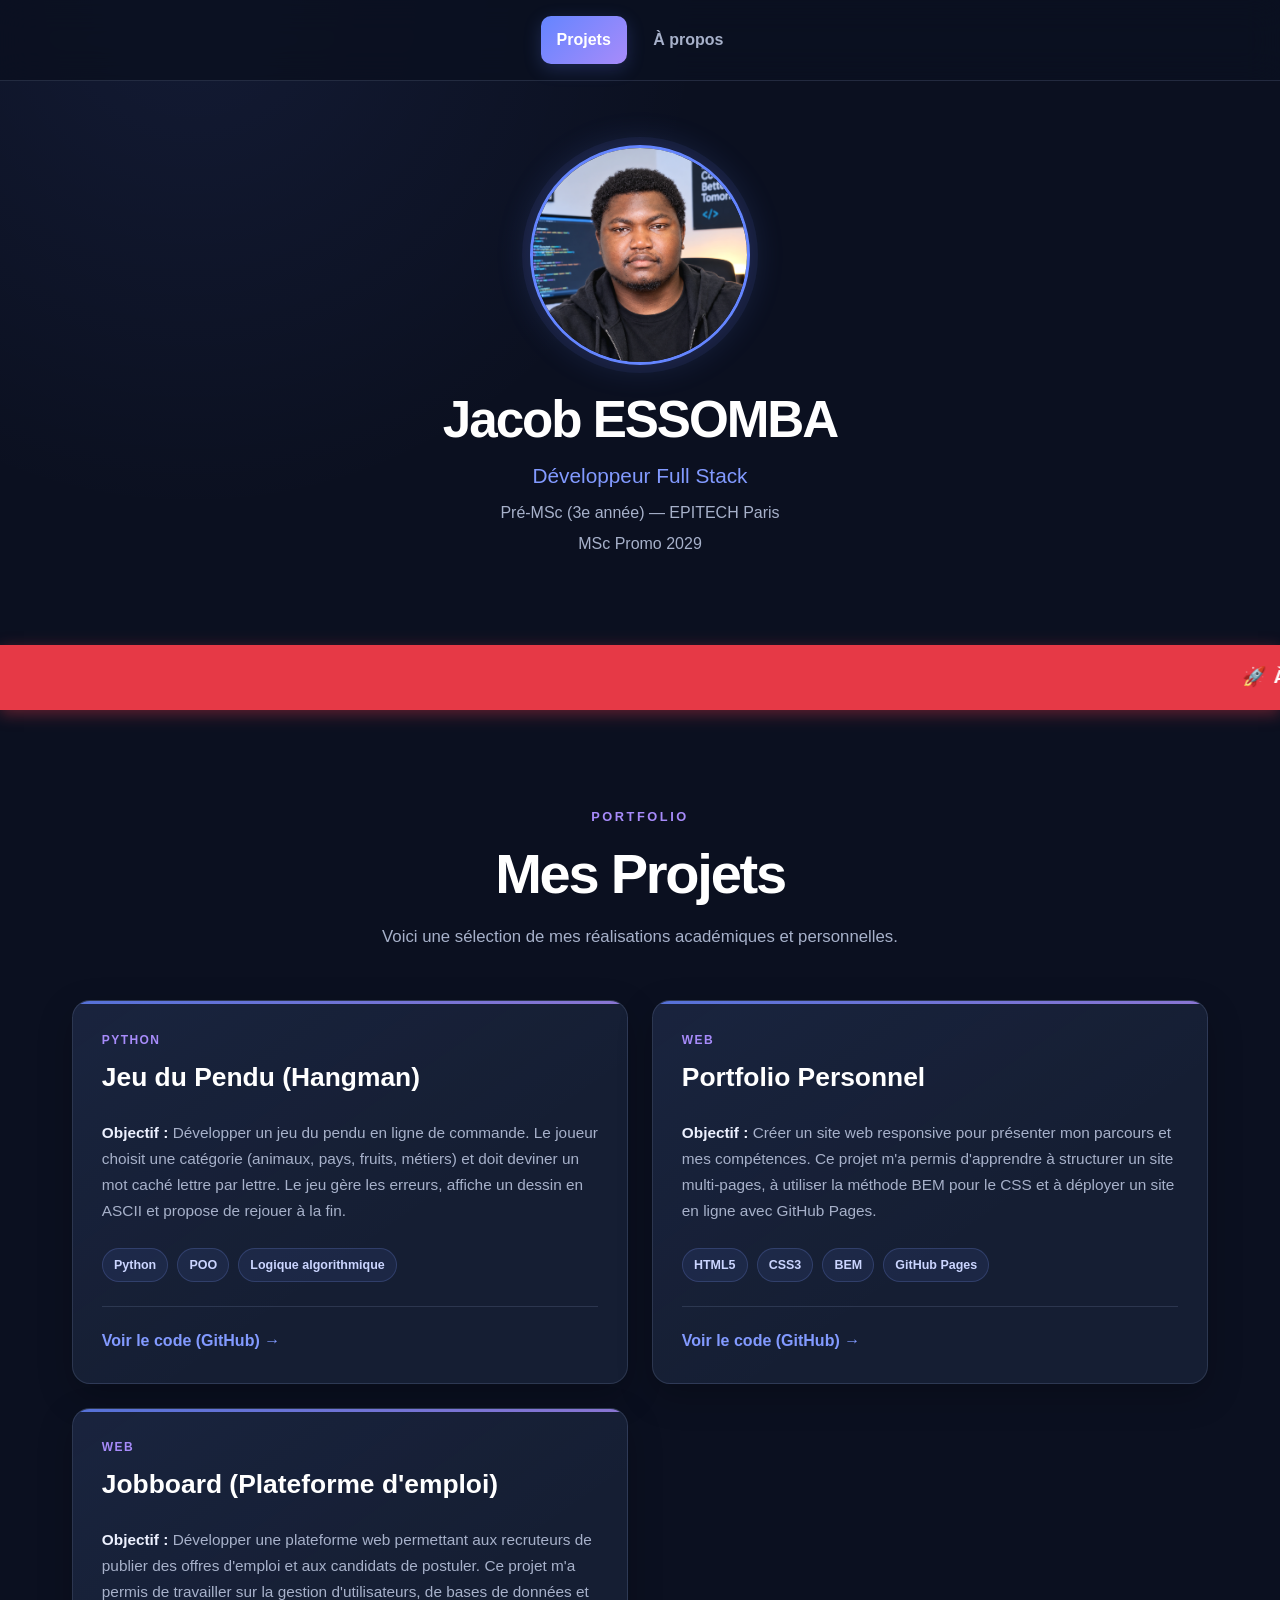
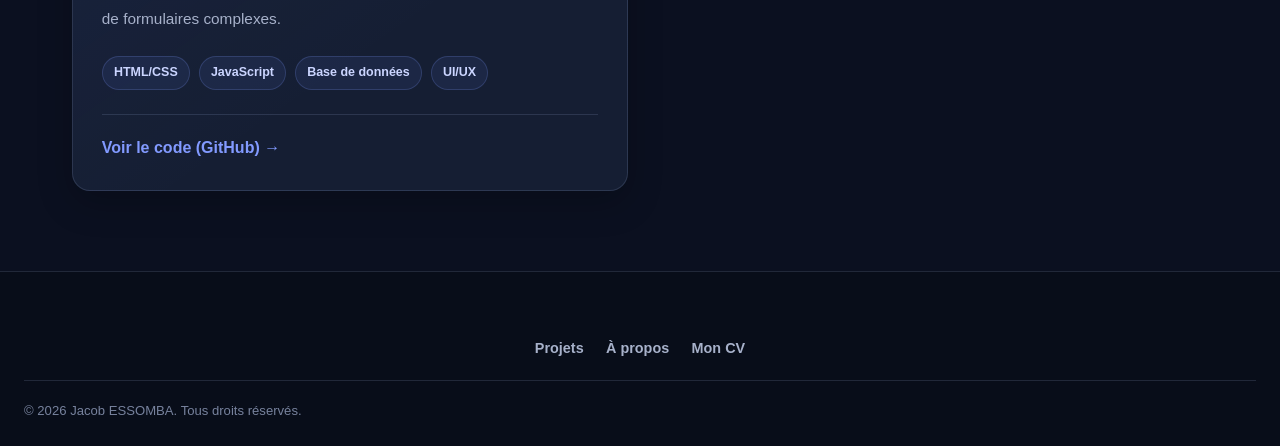
<file: index.html>
<!DOCTYPE html>
<html lang="fr">
<head>
    <meta charset="UTF-8">
    <meta http-equiv="refresh" content="0; url=projects.html">
    <title>Redirection...</title>
</head>
<body>
    <p>Redirection en cours... Si rien ne se passe, <a href="projects.html">cliquez ici</a>.</p>
</body>
</html>
</file>
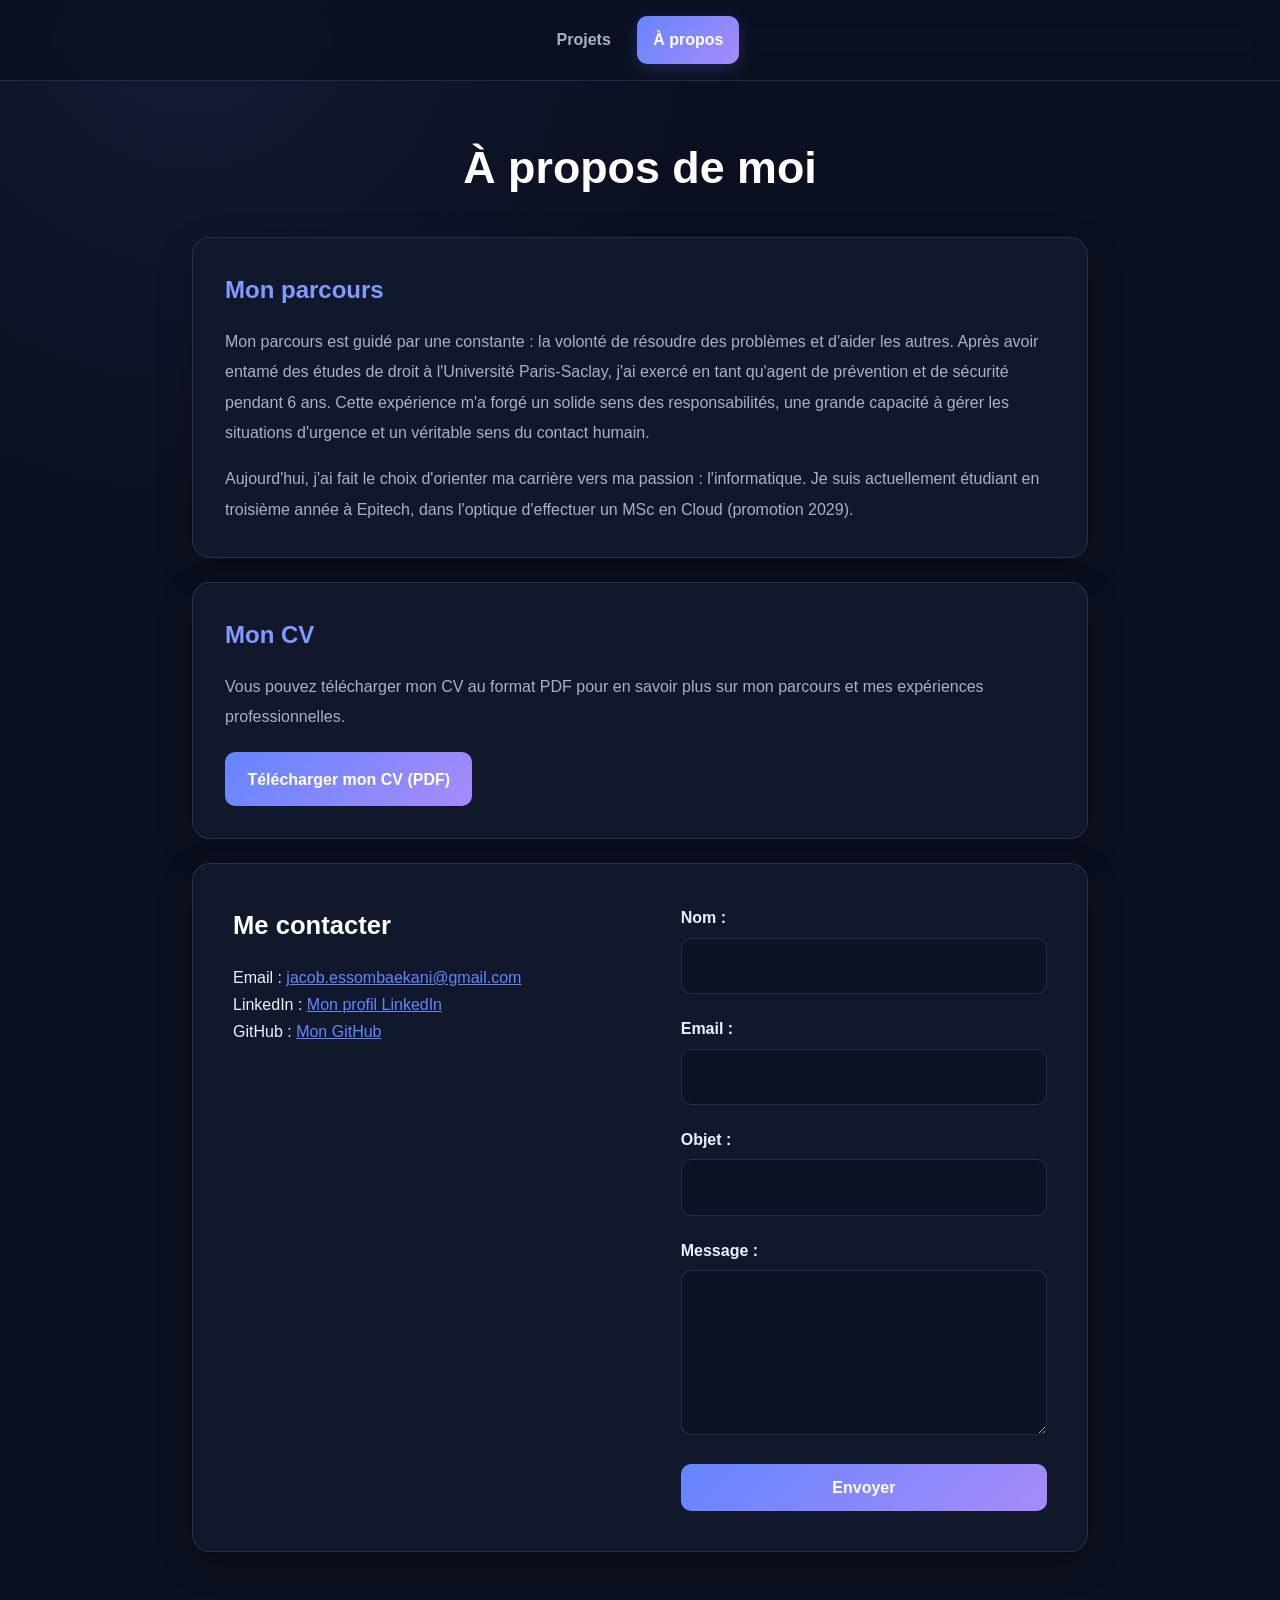
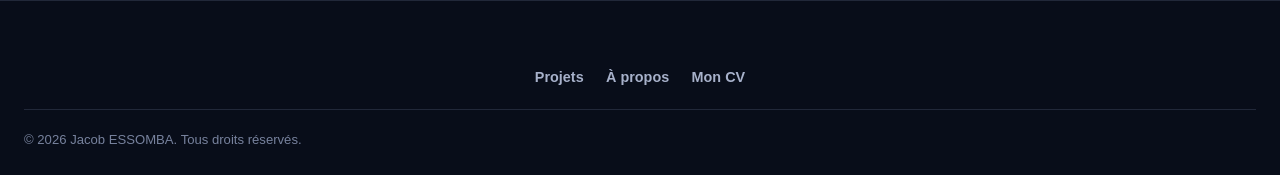
<file: about.html>
<!DOCTYPE html>
<html lang="fr">
<head>
    <meta charset="UTF-8">
    <meta name="viewport" content="width=device-width, initial-scale=1.0">
    <title>Mon Portfolio - À propos</title>
    <meta name="description" content="Découvrez le parcours de Jacob Essomba : du droit au développement logiciel, en passant par la sécurité. Étudiant à Epitech.">
    <link rel="stylesheet" href="css/style.css">
</head>
<body>
    <!-- Navigation -->
    <header>
        <nav class="menu">
            <ul class="menu__list">
                <li class="menu__item">
                    <a href="projects.html">Projets</a>
                </li>
                <li class="menu__item menu__item--active">
                    <a href="about.html">À propos</a>
                </li>
            </ul>
        </nav>
    </header>

    <!-- Contenu principal -->
    <main class="about">
        <h1 class="about__title">À propos de moi</h1>

        <div class="about__content">
            <!-- Mon parcours -->
            <section class="about__section">
                <h2 class="about__subtitle">Mon parcours</h2>
                <p class="about__text">
                    Mon parcours est guidé par une constante : la volonté
                    de résoudre des problèmes et d'aider les autres.
                    Après avoir entamé des études de droit à l'Université
                    Paris-Saclay, j'ai exercé en tant qu'agent de prévention
                    et de sécurité pendant 6 ans. Cette expérience m'a forgé
                    un solide sens des responsabilités, une grande capacité
                    à gérer les situations d'urgence et un véritable sens
                    du contact humain.
                </p>
                <p class="about__text" style="margin-top: 1rem;">
                    Aujourd'hui, j'ai fait le choix d'orienter ma carrière
                    vers ma passion : l'informatique. Je suis actuellement
                    étudiant en troisième année à Epitech, dans l'optique
                    d'effectuer un MSc en Cloud (promotion 2029).
                </p>
            </section>

            <!-- Mon CV -->
            <section class="about__section about__section--cv">
                <h2 class="about__subtitle">Mon CV</h2>
                <p class="about__text">
                    Vous pouvez télécharger mon CV au format PDF pour
                    en savoir plus sur mon parcours et mes expériences
                    professionnelles.
                </p>
                <a href="assets/cv.pdf" download class="about__cv-button">Télécharger mon CV (PDF)</a>
            </section>

            <!-- SECTION CONTACT -->
            <section class="contact">
                <div class="contact__info">
                    <h2 class="contact__title">Me contacter</h2>
                    <p>Email : <a href="mailto:jacob.essombaekani@gmail.com">jacob.essombaekani@gmail.com</a></p>
                    <p>LinkedIn : <a href="https://www.linkedin.com/in/jacob-e-b3587b401/" target="_blank">Mon profil LinkedIn</a></p>
                    <p>GitHub : <a href="https://github.com/Jacob-Essomba" target="_blank">Mon GitHub</a></p>
                </div>

                <!-- Formulaire modifié avec Formspree et l'ID -->
                <form class="contact__form" id="contact-form" action="https://formspree.io/f/mwllllgr" method="POST">
                    <div class="contact__group">
                        <label for="name" class="contact__label">Nom :</label>
                        <input type="text" id="name" name="name" class="contact__input" required>
                    </div>
                    <div class="contact__group">
                        <label for="email" class="contact__label">Email :</label>
                        <input type="email" id="email" name="email" class="contact__input" required>
                    </div>
                    <div class="contact__group">
                        <label for="subject" class="contact__label">Objet :</label>
                        <input type="text" id="subject" name="subject" class="contact__input" required>
                    </div>
                    <div class="contact__group">
                        <label for="message" class="contact__label">Message :</label>
                        <textarea id="message" name="message" rows="5" class="contact__input" required></textarea>
                    </div>
                    <button type="submit" class="contact__button">Envoyer</button>
                </form>
            </section>
        </div>
    </main>

    <!-- Pied de page -->
    <footer class="footer">
        <div class="footer__content">
            <div class="footer__brand">
                
            </div>
            <nav class="footer__nav" aria-label="Navigation de pied de page">
                <a href="projects.html">Projets</a>
                <a href="about.html">À propos</a>
                <a href="assets/cv.pdf" target="_blank" rel="noopener noreferrer">Mon CV</a>
            </nav>
        </div>
        <div class="footer__bottom">
            <p class="footer__copyright">
                &copy; <span id="current-year">2026</span> Jacob ESSOMBA. Tous droits réservés.
            </p>
        </div>
    </footer>

    <!-- Script pour l'année et le formulaire -->
    <script>
        // Mise à jour de l'année
        document.getElementById("current-year").textContent = new Date().getFullYear();

        // Gestion du formulaire via l'API Fetch (Formspree)
        const form = document.getElementById('contact-form');

        async function handleSubmit(event) {
            event.preventDefault(); // Empêche le rechargement de la page
            
            const data = new FormData(event.target);
            const button = form.querySelector('.contact__button');
            
            // On change le bouton pour indiquer que ça charge
            button.textContent = "Envoi en cours...";
            button.disabled = true;

            fetch(event.target.action, {
                method: form.method,
                body: data,
                headers: {
                    'Accept': 'application/json' // Requis par Formspree pour le mode AJAX
                }
            }).then(response => {
                if (response.ok) {
                    // Succès
                    alert("Merci ! Votre message a bien été envoyé.");
                    form.reset(); // Vide le formulaire
                    
                    // Change temporairement le bouton en vert
                    button.textContent = "Message envoyé !";
                    button.style.background = "#28a745"; 
                    
                    setTimeout(() => {
                        button.textContent = "Envoyer";
                        button.style.background = ""; // Remet la couleur d'origine
                        button.disabled = false;
                    }, 3000);
                } else {
                    // Erreur renvoyée par Formspree
                    response.json().then(data => {
                        if (Object.hasOwn(data, 'errors')) {
                            alert(data["errors"].map(error => error["message"]).join(", "));
                        } else {
                            alert("Oups! Il y a eu un problème lors de l'envoi.");
                        }
                    });
                    button.textContent = "Envoyer";
                    button.disabled = false;
                }
            }).catch(error => {
                // Erreur réseau (ex: pas de connexion)
                alert("Oups! Problème de connexion. Veuillez réessayer.");
                button.textContent = "Envoyer";
                button.disabled = false;
            });
        }

        form.addEventListener("submit", handleSubmit);
    </script>
</body>
</html>
</file>
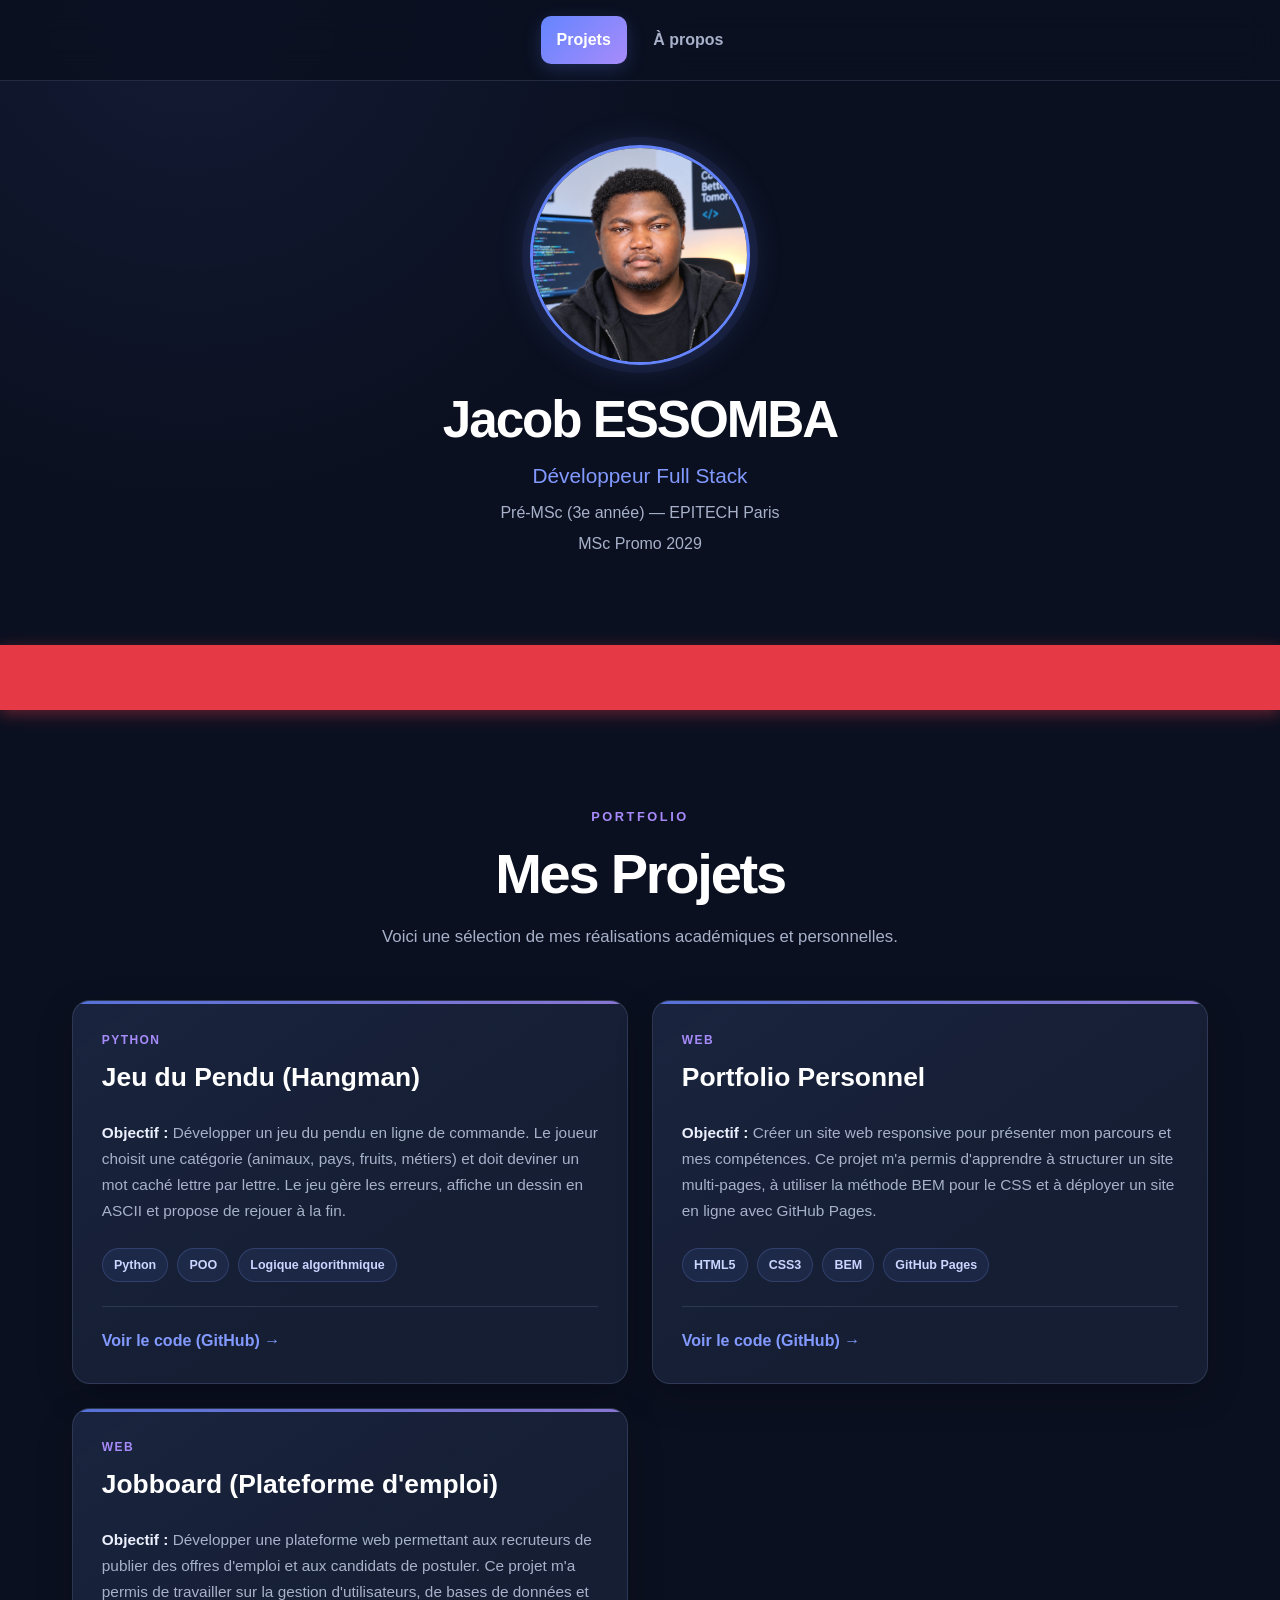
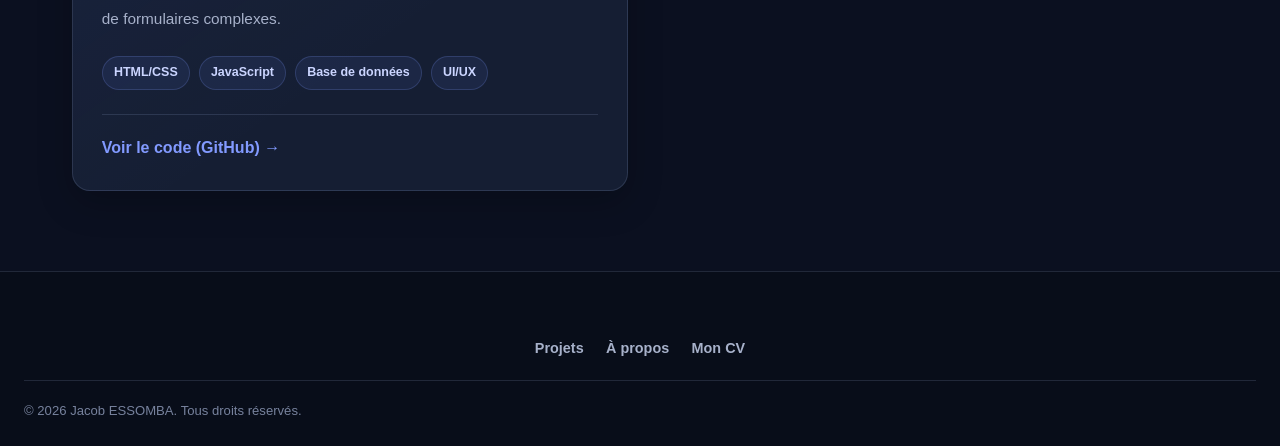
<file: projects.html>
<!DOCTYPE html>
<html lang="fr">
<head>
    <meta charset="UTF-8">
    <meta name="viewport" content="width=device-width, initial-scale=1.0">
    <title>Mon Portfolio - Projets</title>
    <meta name="description" content="Découvrez les projets de Jacob Essomba, développeur Full Stack & Cloud à Epitech.">
    <link rel="stylesheet" href="css/style.css">
</head>
<body>
    <!-- Navigation -->
    <header>
        <nav class="menu">
            <ul class="menu__list">
                <li class="menu__item menu__item--active">
                    <a href="projects.html">Projets</a>
                </li>
                <li class="menu__item">
                    <a href="about.html">À propos</a>
                </li>
            </ul>
        </nav>
    </header>

    <!-- SECTION HERO -->
    <section class="hero">
        <div class="hero__content">
            <img src="assets/profil.png" alt="Photo de profil de Jacob Essomba" class="hero__image">
            
            <h1 class="hero__name">Jacob ESSOMBA</h1>
            <p class="hero__title">Développeur Full Stack</p>
            <p class="hero__school">Pré-MSc (3e année) — EPITECH Paris</p>
            <p class="hero__promo">MSc Promo 2029</p>
        </div>
    </section>

    <!-- BANDEAU DÉFILANT ROUGE -->
    <div class="banner">
        <p class="banner__text">
            🚀 À la recherche d'une alternance pour un poste de développeur web à partir de Janvier 2027 🚀
        </p>
    </div>

    <!-- SECTION PROJETS -->
    <main class="projects">
        <div class="projects__intro-section">
            <p class="projects__eyebrow">PORTFOLIO</p>
            <h2 class="projects__title">Mes Projets</h2>
            <p class="projects__intro">Voici une sélection de mes réalisations académiques et personnelles.</p>
        </div>

        <div class="projects__grid">
            
            <!-- PROJET 1 : Jeu du Pendu -->
            <article class="project">
                <div class="project__header">
                    <p class="project__category">PYTHON</p>
                    <h3 class="project__title">Jeu du Pendu (Hangman)</h3>
                </div>
                
                <div class="project__body">
                    <p class="project__description">
                        <strong>Objectif :</strong> Développer un jeu du pendu en ligne de commande. Le joueur choisit une catégorie (animaux, pays, fruits, métiers) et doit deviner un mot caché lettre par lettre. Le jeu gère les erreurs, affiche un dessin en ASCII et propose de rejouer à la fin.
                    </p>
                    <ul class="project__skills">
                        <li class="project__skill">Python</li>
                        <li class="project__skill">POO</li>
                        <li class="project__skill">Logique algorithmique</li>
                    </ul>
                </div>

                <div class="project__footer">
                    <a href="https://github.com/Jacob-Essomba/hangman-python" target="_blank" class="project__link">Voir le code (GitHub) &rarr;</a>
                </div>
            </article>

            <!-- PROJET 2 : Portfolio -->
            <article class="project">
                <div class="project__header">
                    <p class="project__category">WEB</p>
                    <h3 class="project__title">Portfolio Personnel</h3>
                </div>
                
                <div class="project__body">
                    <p class="project__description">
                        <strong>Objectif :</strong> Créer un site web responsive pour présenter mon parcours et mes compétences. Ce projet m'a permis d'apprendre à structurer un site multi-pages, à utiliser la méthode BEM pour le CSS et à déployer un site en ligne avec GitHub Pages.
                    </p>
                    <ul class="project__skills">
                        <li class="project__skill">HTML5</li>
                        <li class="project__skill">CSS3</li>
                        <li class="project__skill">BEM</li>
                        <li class="project__skill">GitHub Pages</li>
                    </ul>
                </div>

                <div class="project__footer">
                    <a href="https://github.com/Jacob-Essomba/Portfolio" target="_blank" class="project__link">Voir le code (GitHub) &rarr;</a>
                </div>
            </article>

            <!-- PROJET 3 : Jobboard -->
            <article class="project">
                <div class="project__header">
                    <p class="project__category">WEB</p>
                    <h3 class="project__title">Jobboard (Plateforme d'emploi)</h3>
                </div>
                
                <div class="project__body">
                    <p class="project__description">
                        <strong>Objectif :</strong> Développer une plateforme web permettant aux recruteurs de publier des offres d'emploi et aux candidats de postuler. Ce projet m'a permis de travailler sur la gestion d'utilisateurs, de bases de données et de formulaires complexes.
                    </p>
                    <ul class="project__skills">
                        <li class="project__skill">HTML/CSS</li>
                        <li class="project__skill">JavaScript</li>
                        <li class="project__skill">Base de données</li>
                        <li class="project__skill">UI/UX</li>
                    </ul>
                </div>

                <div class="project__footer">
                    <a href="https://github.com/Jacob-Essomba/jobboard-2" target="_blank" class="project__link">Voir le code (GitHub) &rarr;</a>
                </div>
            </article>

        </div>
    </main>

    <!-- Pied de page -->
    <footer class="footer">
        <div class="footer__content">
            <div class="footer__brand">
                
            </div>
            <nav class="footer__nav" aria-label="Navigation de pied de page">
                <a href="projects.html">Projets</a>
                <a href="about.html">À propos</a>
                <a href="assets/cv.pdf" target="_blank" rel="noopener noreferrer">Mon CV</a>
            </nav>
        </div>
        <div class="footer__bottom">
            <p class="footer__copyright">
                &copy; <span id="current-year">2026</span> Jacob ESSOMBA. Tous droits réservés.
            </p>
        </div>
    </footer>

    <script>
        document.getElementById("current-year").textContent = new Date().getFullYear();
    </script>
</body>
</html>
</file>
<file: css/style.css>
/* =========================================
   1. VARIABLES ET RESET
========================================= */

:root {
    --color-bg: #0b1020;
    --color-bg-secondary: #11182b;
    --color-card: #151e33;
    --color-card-hover: #1b2742;

    --color-primary: #6485ff;
    --color-primary-hover: #829aff;
    --color-secondary: #a78bfa;

    --color-text: #edf1ff;
    --color-text-muted: #a7b1ca;
    --color-border: rgba(160, 177, 220, 0.16);

    --gradient-primary: linear-gradient(135deg, #6485ff, #a78bfa);

    --shadow-card: 0 12px 35px rgba(0, 0, 0, 0.22);
    --shadow-hover: 0 18px 45px rgba(55, 80, 180, 0.2);

    --radius-card: 18px;
    --radius-small: 10px;

    --container-width: 1200px;
}

* {
    margin: 0;
    padding: 0;
    box-sizing: border-box;
}

html {
    scroll-behavior: smooth;
}

body {
    min-height: 100vh;
    display: flex;
    flex-direction: column;

    font-family: Arial, Helvetica, sans-serif;
    line-height: 1.7;

    background:
        radial-gradient(
            circle at 15% 0%,
            rgba(100, 133, 255, 0.09),
            transparent 32rem
        ),
        var(--color-bg);

    color: var(--color-text);
}

img {
    max-width: 100%;
    display: block;
}

a {
    color: var(--color-primary);
    transition:
        color 0.25s ease,
        background-color 0.25s ease;
}

a:focus-visible,
button:focus-visible,
input:focus-visible,
textarea:focus-visible {
    outline: 3px solid var(--color-secondary);
    outline-offset: 4px;
}

::selection {
    background: rgba(100, 133, 255, 0.4);
    color: #ffffff;
}


/* =========================================
   2. NAVIGATION
========================================= */

.header {
    position: relative;
    z-index: 10;
}

.menu {
    background: rgba(11, 16, 32, 0.88);
    border-bottom: 1px solid var(--color-border);
    padding: 1rem 1.5rem;

    backdrop-filter: blur(16px);
}

.menu__list {
    list-style: none;

    display: flex;
    align-items: center;
    justify-content: center;
    flex-wrap: wrap;

    gap: 0.65rem;
    max-width: var(--container-width);
    margin: 0 auto;
}

.menu__item a {
    display: inline-block;

    padding: 0.65rem 1rem;
    border-radius: var(--radius-small);

    color: var(--color-text-muted);
    text-decoration: none;
    font-weight: 600;

    transition:
        color 0.25s ease,
        background 0.25s ease,
        transform 0.25s ease;
}

.menu__item a:hover {
    color: #ffffff;
    background: rgba(100, 133, 255, 0.12);
}

.menu__item--active a {
    color: #ffffff;
    background: var(--gradient-primary);
    box-shadow: 0 5px 18px rgba(100, 133, 255, 0.22);
}


/* =========================================
   3. HERO (Anciennement Accueil)
========================================= */

.hero {
    display: flex;
    justify-content: center;
    align-items: center;

    min-height: 60vh; /* Un peu réduit pour laisser de la place aux projets */
    padding: 4rem 2rem;
    margin-bottom: 0;
}

.hero__content {
    display: flex;
    flex-direction: column;
    align-items: center;

    max-width: 800px;
    text-align: center;
}

.hero__image {
    width: 220px;
    height: 220px;
    object-fit: cover;

    border-radius: 50%;
    border: 3px solid var(--color-primary);

    margin-bottom: 1.5rem;

    box-shadow:
        0 0 0 8px rgba(100, 133, 255, 0.08),
        0 0 35px rgba(100, 133, 255, 0.2);
}

.hero__name {
    margin-bottom: 0.5rem;

    color: #ffffff;
    font-size: clamp(2rem, 5vw, 3.2rem);
    line-height: 1.2;
    font-weight: 800;
    letter-spacing: -0.04em;
}

.hero__title {
    color: var(--color-primary-hover);
    font-size: 1.3rem;
    margin-bottom: 0.3rem;
}

.hero__school,
.hero__promo {
    color: var(--color-text-muted);
    font-size: 1rem;
    margin-bottom: 0.25rem;
}

.hero__promo {
    margin-bottom: 1.5rem;
}

.hero__catchphrase {
    max-width: 650px;

    color: var(--color-text-muted);
    font-size: 1.1rem;
    font-style: italic;
}


/* =========================================
   4. CONTACT (Déplacé dans About)
========================================= */

.contact {
    display: flex;
    justify-content: space-between;
    gap: 3rem;

    padding: 2.5rem;
    margin: 0; /* Modifié pour s'intégrer dans la page About */
    width: 100%; /* Modifié pour prendre la largeur de la page About */

    background: var(--color-bg-secondary);
    border: 1px solid var(--color-border); /* Ajout de la bordure pour correspondre au reste */
    border-radius: var(--radius-card);

    box-shadow: var(--shadow-card);
}

.contact__info {
    flex: 1;
    max-width: 45%;
}

.contact__title {
    color: #ffffff;
    font-size: 1.6rem;
    margin-bottom: 1rem;
}

.contact__form {
    display: flex;
    flex-direction: column;
    gap: 0.5rem;

    width: 45%;
}

.contact__group {
    margin-bottom: 0.8rem;
}

.contact__label {
    display: block;
    margin-bottom: 0.4rem;

    color: var(--color-text);
    font-weight: 600;
}

.contact__input {
    width: 100%;
    padding: 0.85rem 1rem;

    border: 1px solid var(--color-border);
    border-radius: var(--radius-small);

    background: #0c1325;
    color: #ffffff;
    font: inherit;
}

.contact__input:focus {
    border-color: var(--color-primary);
}

.contact__button {
    padding: 0.9rem 1.3rem;

    border: none;
    border-radius: var(--radius-small);

    background: var(--gradient-primary);
    color: #ffffff;

    font-size: 1rem;
    font-weight: 700;

    cursor: pointer;
    transition: transform 0.25s ease;
}

.contact__button:hover {
    transform: translateY(-2px);
}


/* =========================================
   5. PAGE PROJETS
========================================= */

.projects {
    width: 100%;
    max-width: var(--container-width);

    padding: 4rem 2rem 5rem;
    margin: 0 auto;

    flex: 1;
}

.projects__intro-section {
    text-align: center;
    max-width: 760px;
    margin: 0 auto 3rem;
}

.projects__eyebrow {
    margin-bottom: 0.8rem;

    color: var(--color-secondary);
    font-size: 0.8rem;
    font-weight: 800;
    letter-spacing: 0.2em;
}

.projects__title {
    margin-bottom: 1rem;

    color: #ffffff;
    font-size: clamp(2.2rem, 5vw, 3.5rem);
    line-height: 1.2;
    font-weight: 800;
    letter-spacing: -0.04em;
}

.projects__intro {
    max-width: 650px;
    margin: 0 auto 1rem;

    color: var(--color-text-muted);
    font-size: 1.05rem;
}

.projects__grid {
    display: grid;
    grid-template-columns: repeat(2, minmax(0, 1fr));
    align-items: stretch;

    gap: 1.5rem;
}

.project {
    position: relative;
    overflow: hidden;

    display: flex;
    flex-direction: column;

    min-width: 0;
    padding: 1.8rem;

    background:
        linear-gradient(
            145deg,
            rgba(100, 133, 255, 0.055),
            transparent 60%
        ),
        var(--color-card);

    border: 1px solid var(--color-border);
    border-radius: var(--radius-card);

    box-shadow: var(--shadow-card);

    transition:
        transform 0.3s ease,
        border-color 0.3s ease,
        box-shadow 0.3s ease;
}

.project::before {
    content: "";
    position: absolute;

    top: 0;
    left: 0;
    right: 0;

    height: 3px;
    background: var(--gradient-primary);

    opacity: 0.8;
}

.project:hover {
    transform: translateY(-6px);

    border-color: rgba(130, 154, 255, 0.45);
    box-shadow: var(--shadow-hover);
}

.project__header {
    margin-bottom: 1.25rem;
}

.project__category {
    margin-bottom: 0.6rem;

    color: var(--color-secondary);
    font-size: 0.75rem;
    font-weight: 800;
    letter-spacing: 0.12em;
}

.project__title {
    margin-bottom: 0.35rem;

    color: #ffffff;
    font-size: 1.65rem;
    line-height: 1.3;
}

.project__context {
    color: var(--color-text-muted);
    font-size: 0.9rem;
    font-style: italic;
}

.project__body {
    display: flex;
    flex: 1;
    flex-direction: column;
}

.project__description {
    margin-bottom: 1rem;

    color: var(--color-text-muted);
    font-size: 0.96rem;
}

.project__description strong {
    color: var(--color-text);
}

.project__skills {
    display: flex;
    flex-wrap: wrap;
    gap: 0.55rem;

    list-style: none;
    margin: 0.5rem 0 1.5rem;
}

.project__skill {
    padding: 0.35rem 0.7rem;

    border: 1px solid rgba(130, 154, 255, 0.2);
    border-radius: 999px;

    background: rgba(100, 133, 255, 0.09);
    color: #cbd5ff;

    font-size: 0.78rem;
    font-weight: 600;
}

.project__footer {
    margin-top: auto;
    padding-top: 1.2rem;

    border-top: 1px solid var(--color-border);
}

.project__link {
    display: inline-flex;
    align-items: center;
    gap: 0.5rem;

    color: var(--color-primary-hover);
    text-decoration: none;
    font-weight: 700;

    transition:
        color 0.25s ease,
        gap 0.25s ease;
}

.project__link:hover {
    gap: 0.8rem;
    color: var(--color-secondary);
}


/* =========================================
   6. PAGE À PROPOS
========================================= */

.about {
    width: 100%;
    max-width: 960px;

    padding: 3rem 2rem;
    margin: 0 auto;

    flex: 1;
}

.about__title {
    margin-bottom: 2rem;

    color: #ffffff;
    font-size: clamp(2rem, 4vw, 2.8rem);
    text-align: center;
}

.about__content {
    display: flex;
    flex-direction: column;
    gap: 1.5rem;
}

.about__section {
    padding: 2rem;

    background: var(--color-bg-secondary);
    border: 1px solid var(--color-border);
    border-radius: var(--radius-card);

    box-shadow: var(--shadow-card);
}

.about__subtitle {
    margin-bottom: 1rem;

    color: var(--color-primary-hover);
    font-size: 1.5rem;
}

.about__text {
    color: var(--color-text-muted);
    line-height: 1.9;
}

.about__list {
    list-style-position: inside;

    color: var(--color-text-muted);
    line-height: 1.9;
}

.about__list-item {
    margin-bottom: 0.5rem;
}

.about__cv-button {
    display: inline-block;

    margin-top: 1.2rem;
    padding: 0.85rem 1.4rem;

    background: var(--gradient-primary);
    color: #ffffff;

    border-radius: var(--radius-small);
    text-decoration: none;
    font-weight: 700;

    transition: transform 0.25s ease;
}

.about__cv-button:hover {
    transform: translateY(-2px);
}


/* =========================================
   7. FOOTER
========================================= */

.footer {
    margin-top: auto;
    padding: 2.5rem 1.5rem 1.5rem;

    background: #080d19;
    border-top: 1px solid var(--color-border);
}

.footer__content {
    display: flex;
    flex-direction: column;
    align-items: center;

    max-width: var(--container-width);
    margin: 0 auto;

    text-align: center;
    gap: 1rem;
}

.footer__brand {
    color: #ffffff;
    font-size: 1.35rem;
    font-weight: 800;
    letter-spacing: -0.02em;
    text-decoration: none;
}

.footer__brand:hover {
    color: var(--color-primary-hover);
}

.footer__text {
    max-width: 520px;

    color: var(--color-text-muted);
    font-size: 0.95rem;
}

.footer__nav {
    display: flex;
    flex-wrap: wrap;
    justify-content: center;
    gap: 1.4rem;

    margin: 0.5rem 0;
}

.footer__nav a {
    color: var(--color-text-muted);
    text-decoration: none;
    font-size: 0.9rem;
    font-weight: 600;
}

.footer__nav a:hover {
    color: var(--color-primary-hover);
}

.footer__copyright {
    width: 100%;
    margin-top: 0.7rem;
    padding-top: 1.2rem;

    border-top: 1px solid var(--color-border);

    color: #77829d;
    font-size: 0.82rem;
}


/* =========================================
   8. RESPONSIVE : TABLETTES ET MOBILES
========================================= */

@media (max-width: 900px) {
    .projects__grid {
        grid-template-columns: 1fr;
    }

    .project {
        padding: 1.6rem;
    }
}

@media (max-width: 768px) {
    .menu {
        padding: 0.8rem;
    }

    .menu__list {
        gap: 0.35rem;
    }

    .menu__item a {
        padding: 0.55rem 0.75rem;
        font-size: 0.9rem;
    }

    .hero {
        min-height: auto;
        padding: 4rem 1.25rem;
    }

    .hero__image {
        width: 160px;
        height: 160px;
    }

    .hero__title {
        font-size: 1.1rem;
    }

    .contact {
        flex-direction: column;
        gap: 2rem;

        width: 100%;
        padding: 1.5rem;
    }

    .contact__info,
    .contact__form {
        width: 100%;
        max-width: 100%;
    }

    .projects {
        padding: 3rem 1.2rem;
    }

    .projects__intro-section {
        margin-bottom: 2rem;
    }

    .projects__title {
        font-size: 2.3rem;
    }

    .projects__grid {
        gap: 1.2rem;
    }

    .project {
        padding: 1.35rem;
    }

    .project__title {
        font-size: 1.45rem;
    }

    .about {
        padding: 2rem 1.2rem;
    }

    .about__section {
        padding: 1.4rem;
    }

    .footer {
        padding: 2rem 1.2rem 1.2rem;
    }
}

@media (max-width: 420px) {
    .menu__list {
        gap: 0.15rem;
    }

    .menu__item a {
        padding: 0.5rem;
        font-size: 0.82rem;
    }

    .projects__title {
        font-size: 2rem;
    }

    .project {
        padding: 1.1rem;
    }

    .project__skills {
        gap: 0.4rem;
    }

    .project__skill {
        font-size: 0.73rem;
    }

    .footer__nav {
        gap: 1rem;
    }
}


/* =========================================
   9. ACCESSIBILITÉ : ANIMATIONS
========================================= */

@media (prefers-reduced-motion: reduce) {
    *,
    *::before,
    *::after {
        scroll-behavior: auto !important;
        transition-duration: 0.01ms !important;
        animation-duration: 0.01ms !important;
        animation-iteration-count: 1 !important;
    }
}

/* =========================================
   10. BANDEAU DÉFILANT (MARQUEE)
========================================= */

.banner {
    background-color: #e63946; /* Rouge vif */
    color: #ffffff;
    padding: 1rem 0;
    overflow: hidden; /* Empêche le texte de déborder de l'écran */
    width: 100%;
    box-shadow: 0 4px 15px rgba(230, 57, 70, 0.4); /* Petite ombre rouge */
    margin-bottom: 2rem;
}

.banner__text {
    display: inline-block;
    white-space: nowrap; /* Empêche le texte de passer à la ligne */
    padding-left: 100%; /* Le texte commence tout à droite */
    animation: scroll-text 18s linear infinite; /* Animation fluide en boucle */
    font-weight: 700;
    font-size: 1.2rem;
    letter-spacing: 1px;
}

/* L'animation qui fait défiler le texte de droite à gauche */
@keyframes scroll-text {
    0% { transform: translateX(0); }
    100% { transform: translateX(-100%); }
}

/* Accessibilité : Si l'utilisateur a désactivé les animations, on arrête le défilement */
@media (prefers-reduced-motion: reduce) {
    .banner__text {
        animation: none;
        padding-left: 0;
        white-space: normal;
        text-align: center;
        padding: 0 1rem;
    }
}
</file>
